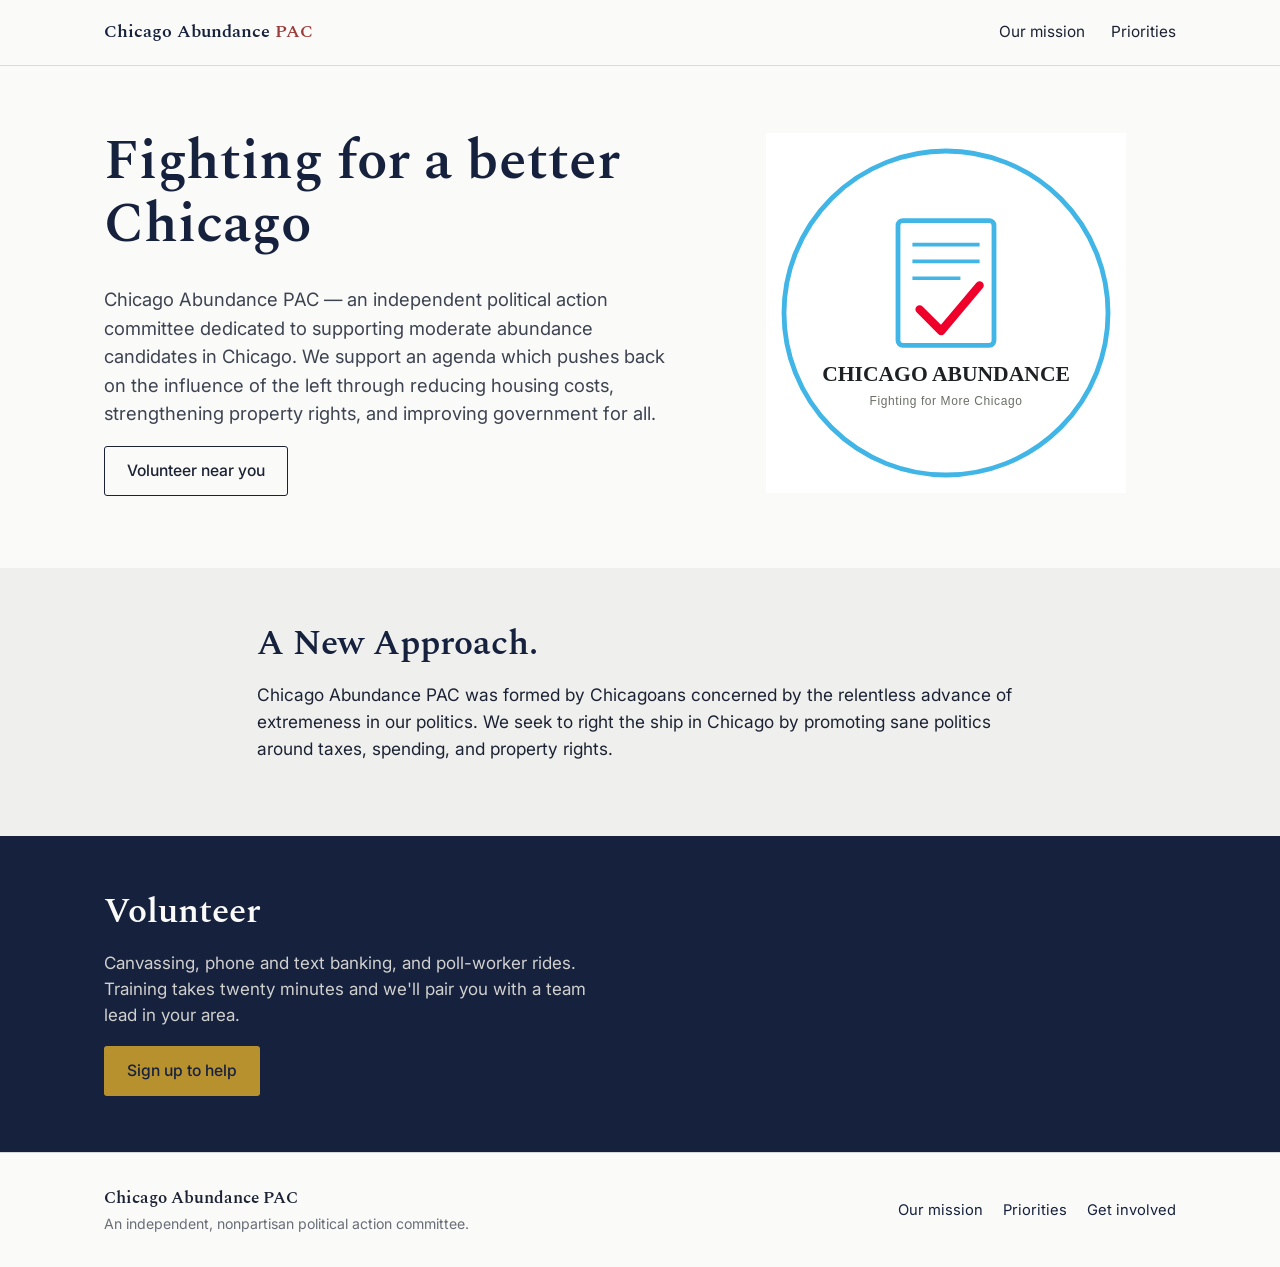
<file: index.html>
<!DOCTYPE html>
<html lang="en">
<head>
<meta charset="UTF-8">
<meta name="viewport" content="width=device-width, initial-scale=1.0">
<title>Chicago Abundance PAC</title>
<meta name="description" content="Chicago Abundance PAC — an independent political action committee dedicated to supporting moderate abundant candidates in Chicago. We support an agenda which pushes back on the influence of the left through reducing housing costs, strengthening property rights, and improving government for all.">
<link rel="preconnect" href="https://fonts.googleapis.com">
<link rel="preconnect" href="https://fonts.gstatic.com" crossorigin>
<link href="https://fonts.googleapis.com/css2?family=Spectral:wght@500;600;700&family=Inter:wght@400;500;600&display=swap" rel="stylesheet">
<link rel="stylesheet" href="styles.css">
</head>
<body>

<a class="skip-link" href="#main">Skip to content</a>

<header class="site-header">
  <div class="wrap header-inner">
    <a class="wordmark" href="#top">Chicago Abundance <span>PAC</span></a>
    <button class="nav-toggle" id="navToggle" aria-expanded="false" aria-controls="primaryNav">
      <span></span><span></span><span></span>
      <span class="visually-hidden">Menu</span>
    </button>
    <nav class="primary-nav" id="primaryNav">
      <a href="#mission">Our mission</a>
      <a href="issues.html">Priorities</a>
    </nav>
  </div>
</header>

<main id="main">

  <section class="hero" id="top">
    <div class="wrap hero-inner">
      <div class="hero-copy">
        <h1> Fighting for a better Chicago</h1>
        <p class="hero-lede">Chicago Abundance PAC — an independent political action committee dedicated to supporting moderate abundance candidates in Chicago. We support an agenda which pushes back on the influence of the left through reducing housing costs, strengthening property rights, and improving government for all.</p>
        <div class="hero-actions">
          <a class="btn btn-ghost" href="#involved">Volunteer near you</a>
        </div>
      </div>
      <div class="hero-art">
        <img src="logo.svg" alt="Chicago Abundance PAC logo">
      </div>
    </div>
  </section>

  <section class="about" id="mission">
    <div class="wrap about-inner">
      <h2>A New Approach.</h2>
      <p class="lede">Chicago Abundance PAC was formed by Chicagoans concerned by the relentless advance of extremeness in our politics. We seek to right the ship in Chicago by promoting sane politics around taxes, spending, and property rights. </p>
    </div>
  </section>

  <section class="involved" id="involved">
    <div class="wrap involved-grid">
      <div class="involved-card">
        <h2>Volunteer</h2>
        <p>Canvassing, phone and text banking, and poll-worker rides. Training takes twenty minutes and we'll pair you with a team lead in your area.</p>
        <a class="btn btn-primary" href="mailto:info@chicagoabundance.com">Sign up to help</a>
      </div>
    </div>
  </section>


</main>

<footer class="site-footer">
  <div class="wrap footer-inner">
    <div>
      <p class="footer-name">Chicago Abundance PAC</p>
      <p class="footer-tag">An independent, nonpartisan political action committee.</p>
    </div>
    <nav class="footer-nav">
      <a href="#mission">Our mission</a>
      <a href="issues.html">Priorities</a>
      <a href="#involved">Get involved</a>
    </nav>
  </div>
</footer>

<script src="script.js"></script>
</body>
</html>
</file>
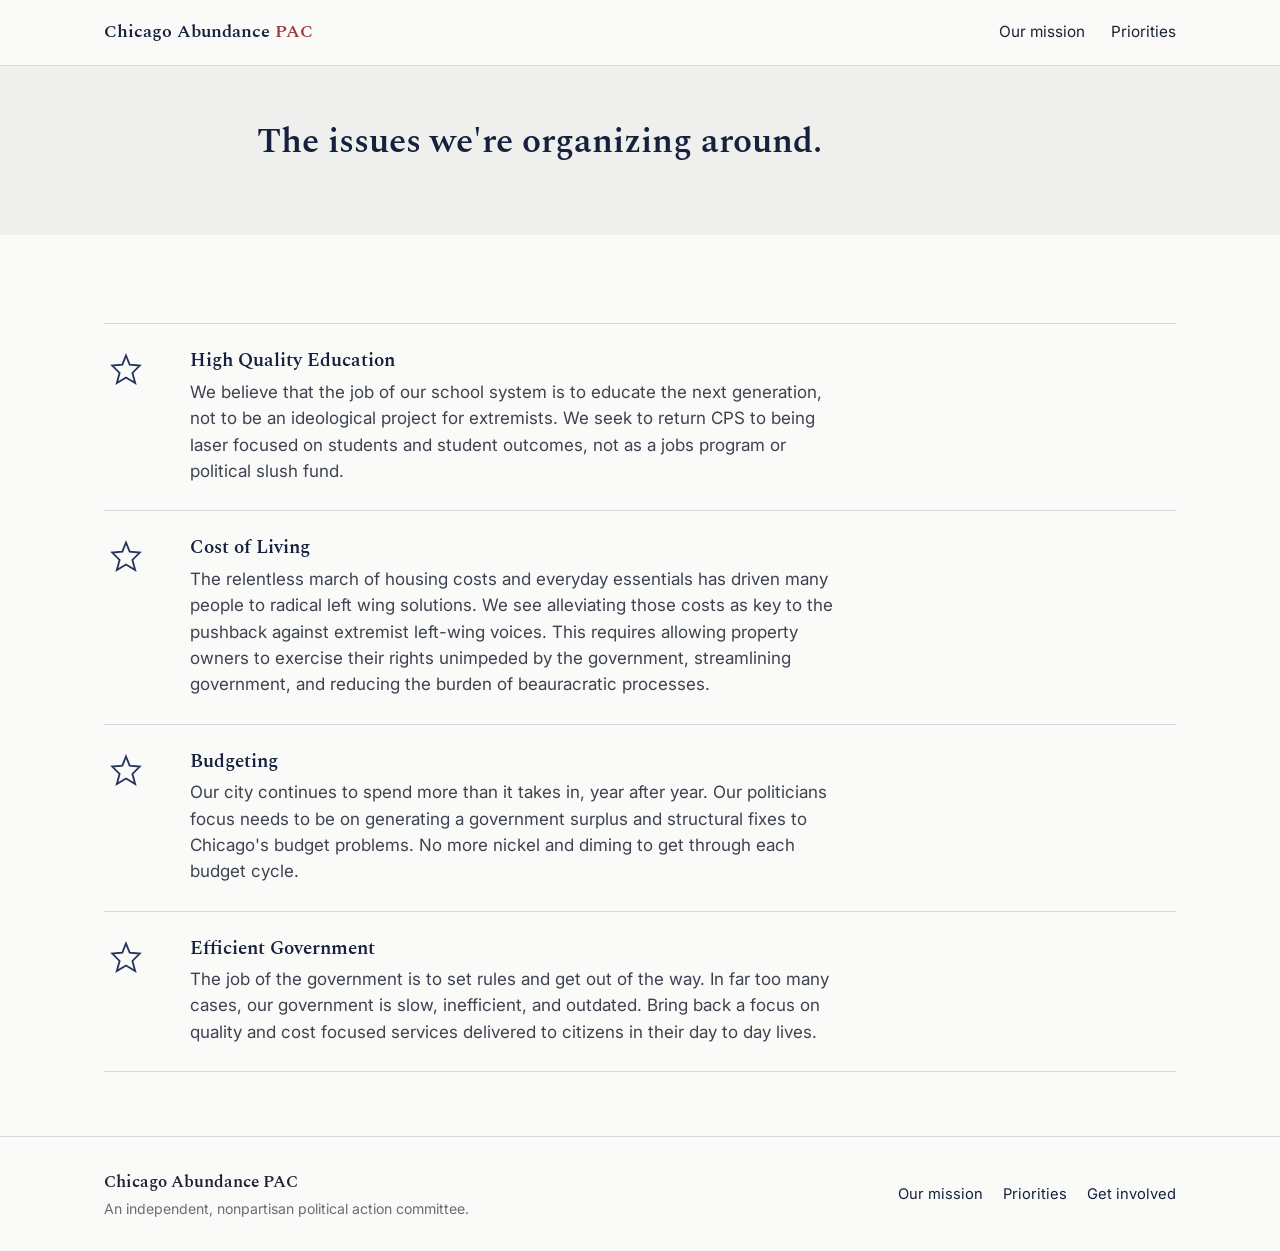
<file: issues.html>
<!DOCTYPE html>
<html lang="en">
<head>
<meta charset="UTF-8">
<meta name="viewport" content="width=device-width, initial-scale=1.0">
<title>Priorities — Chicago Abundance PAC</title>
<meta name="description" content="The issues Chicago Abundance PAC is organizing around.">
<link rel="preconnect" href="https://fonts.googleapis.com">
<link rel="preconnect" href="https://fonts.gstatic.com" crossorigin>
<link href="https://fonts.googleapis.com/css2?family=Spectral:wght@500;600;700&family=Inter:wght@400;500;600&display=swap" rel="stylesheet">
<link rel="stylesheet" href="styles.css">
</head>
<body>

<a class="skip-link" href="#main">Skip to content</a>

<header class="site-header">
  <div class="wrap header-inner">
    <a class="wordmark" href="index.html">Chicago Abundance <span>PAC</span></a>
    <button class="nav-toggle" id="navToggle" aria-expanded="false" aria-controls="primaryNav">
      <span></span><span></span><span></span>
      <span class="visually-hidden">Menu</span>
    </button>
    <nav class="primary-nav" id="primaryNav">
      <a href="index.html#mission">Our mission</a>
      <a href="issues.html">Priorities</a>
    </nav>
  </div>
</header>

<main id="main">

  <section class="about" id="top">
    <div class="wrap about-inner">
      <h2>The issues we're organizing around.</h2>
    </div>
  </section>

  <section class="programs">
    <div class="wrap">
      <ul class="program-list">
        <li class="program">
          <div class="program-mark" aria-hidden="true">
            <svg viewBox="0 0 48 48"><path d="M24 6l4 10 11 1-8 8 3 11-10-6-10 6 3-11-8-8 11-1z" fill="none" stroke="currentColor" stroke-width="2"/></svg>
          </div>
          <div class="program-copy">
            <h3>High Quality Education</h3>
            <p>We believe that the job of our school system is to educate the next generation, not to be an ideological project for extremists. We seek to return CPS to being laser focused on students and student outcomes, not as a jobs program or political slush fund.</p>
          </div>
        </li>
        <li class="program">
          <div class="program-mark" aria-hidden="true">
            <svg viewBox="0 0 48 48"><path d="M24 6l4 10 11 1-8 8 3 11-10-6-10 6 3-11-8-8 11-1z" fill="none" stroke="currentColor" stroke-width="2"/></svg>
          </div>
          <div class="program-copy">
            <h3>Cost of Living</h3>
            <p>The relentless march of housing costs and everyday essentials has driven many people to radical left wing solutions. We see alleviating those costs as key to the pushback against extremist left-wing voices. This requires allowing property owners to exercise their rights unimpeded by the government, streamlining government, and reducing the burden of beauracratic processes.</p>
          </div>
        </li>
        <li class="program">
          <div class="program-mark" aria-hidden="true">
            <svg viewBox="0 0 48 48"><path d="M24 6l4 10 11 1-8 8 3 11-10-6-10 6 3-11-8-8 11-1z" fill="none" stroke="currentColor" stroke-width="2"/></svg>
          </div>
          <div class="program-copy">
            <h3>Budgeting</h3>
            <p>Our city continues to spend more than it takes in, year after year. Our politicians focus needs to be on generating a government surplus and structural fixes to Chicago's budget problems. No more nickel and diming to get through each budget cycle.</p>
          </div>
        </li>
        <li class="program">
          <div class="program-mark" aria-hidden="true">
            <svg viewBox="0 0 48 48"><path d="M24 6l4 10 11 1-8 8 3 11-10-6-10 6 3-11-8-8 11-1z" fill="none" stroke="currentColor" stroke-width="2"/></svg>
          </div>
          <div class="program-copy">
            <h3>Efficient Government</h3>
            <p> The job of the government is to set rules and get out of the way. In far too many cases, our government is slow, inefficient, and outdated. Bring back a focus on quality and cost focused services delivered to citizens in their day to day lives.</p>
          </div>
        </li>
      </ul>
    </div>
  </section>

</main>

<footer class="site-footer">
  <div class="wrap footer-inner">
    <div>
      <p class="footer-name">Chicago Abundance PAC</p>
      <p class="footer-tag">An independent, nonpartisan political action committee.</p>
    </div>
    <nav class="footer-nav">
      <a href="index.html#mission">Our mission</a>
      <a href="issues.html">Priorities</a>
      <a href="index.html#involved">Get involved</a>
    </nav>
  </div>
</footer>

<script src="script.js"></script>
</body>
</html>
</file>
<file: styles.css>
/* ---------------------------------------------------
   Chicago Abundance PAC — stylesheet
   Palette, type, and layout tokens are all defined
   below in :root — change these to re-theme the site.
--------------------------------------------------- */

:root{
  --paper: #FAFAF8;
  --paper-shade: #EFEFED;
  --ink: #1B2233;
  --navy: #24345A;
  --navy-dark: #16213D;
  --crimson: #9C3B3B;
  --brass: #B8912F;

  --font-display: "Spectral", Georgia, serif;
  --font-body: "Inter", -apple-system, BlinkMacSystemFont, sans-serif;

  --wrap: 1120px;
}

*{ box-sizing: border-box; }
html{ scroll-behavior: smooth; }
@media (prefers-reduced-motion: reduce){
  html{ scroll-behavior: auto; }
  *{ animation-duration: 0.001ms !important; transition-duration: 0.001ms !important; }
}

body{
  margin: 0;
  background: var(--paper);
  color: var(--ink);
  font-family: var(--font-body);
  font-size: 17px;
  line-height: 1.55;
}

h1, h2, h3{
  font-family: var(--font-display);
  font-weight: 600;
  line-height: 1.14;
  margin: 0 0 0.5em;
  color: var(--navy-dark);
}

h1{ font-size: clamp(2.4rem, 5vw, 3.5rem); }
h2{ font-size: clamp(1.7rem, 3vw, 2.2rem); }
h3{ font-size: 1.2rem; margin-bottom: 0.35em; }

p{ margin: 0 0 1em; }
a{ color: var(--navy-dark); }

.wrap{
  max-width: var(--wrap);
  margin: 0 auto;
  padding: 0 24px;
}

.visually-hidden{
  position: absolute;
  width: 1px; height: 1px;
  overflow: hidden;
  clip: rect(0 0 0 0);
}

.skip-link{
  position: absolute;
  left: -999px;
  top: 0;
  background: var(--navy-dark);
  color: var(--paper);
  padding: 10px 16px;
  z-index: 100;
}
.skip-link:focus{ left: 12px; top: 12px; }

a:focus-visible,
button:focus-visible{
  outline: 3px solid var(--brass);
  outline-offset: 2px;
}

/* ---------- header ---------- */

.site-header{
  border-bottom: 1px solid rgba(27,34,51,0.14);
  background: var(--paper);
  position: sticky;
  top: 0;
  z-index: 20;
}

.header-inner{
  display: flex;
  align-items: center;
  justify-content: space-between;
  padding-top: 18px;
  padding-bottom: 18px;
}

.wordmark{
  font-family: var(--font-display);
  font-weight: 600;
  font-size: 1.15rem;
  text-decoration: none;
  color: var(--navy-dark);
}
.wordmark span{ color: var(--crimson); }

.primary-nav{
  display: flex;
  align-items: center;
  gap: 26px;
}

.primary-nav a{
  text-decoration: none;
  font-size: 0.96rem;
  color: var(--ink);
}
.primary-nav a:hover{ color: var(--navy-dark); }

.nav-cta{
  background: var(--navy);
  color: var(--paper) !important;
  padding: 8px 16px;
  border-radius: 3px;
}
.nav-cta:hover{ background: var(--navy-dark); }

.nav-toggle{
  display: none;
  flex-direction: column;
  gap: 5px;
  background: none;
  border: none;
  padding: 8px;
  cursor: pointer;
}
.nav-toggle span{
  width: 22px;
  height: 2px;
  background: var(--ink);
  display: block;
}

/* ---------- hero ---------- */

.hero{ padding: 64px 0 72px; }

.hero-inner{
  display: grid;
  grid-template-columns: 1.1fr 0.9fr;
  gap: 48px;
  align-items: center;
}

.kicker{
  font-size: 0.92rem;
  color: var(--crimson);
  margin-bottom: 0.9em;
}

.hero-lede{
  font-size: 1.15rem;
  max-width: 48ch;
  color: rgba(27,34,51,0.85);
}

.hero-actions{
  display: flex;
  gap: 14px;
  flex-wrap: wrap;
  margin-top: 8px;
}

.btn{
  display: inline-block;
  text-decoration: none;
  font-family: var(--font-body);
  font-weight: 500;
  font-size: 0.98rem;
  padding: 12px 22px;
  border-radius: 3px;
  border: 1.5px solid transparent;
  transition: background-color 0.15s ease, color 0.15s ease, border-color 0.15s ease;
}

.btn-primary{
  background: var(--navy);
  color: var(--paper);
}
.btn-primary:hover{ background: var(--navy-dark); }

.btn-ghost{
  border-color: var(--ink);
  color: var(--ink);
}
.btn-ghost:hover{ background: var(--ink); color: var(--paper); }

.hero-art img{ width: 100%; height: auto; max-width: 360px; display: block; margin: 0 auto; }

/* ---------- about ---------- */

.about{ padding: 56px 0; background: var(--paper-shade); }

.about-inner{ max-width: 74ch; }

.about .lede{ font-size: 1.08rem; }

blockquote{
  margin: 28px 0 0;
  padding-left: 22px;
  border-left: 3px solid var(--brass);
  font-family: var(--font-display);
  font-size: 1.3rem;
  font-style: italic;
  color: var(--navy-dark);
}
blockquote cite{
  display: block;
  margin-top: 10px;
  font-family: var(--font-body);
  font-style: normal;
  font-size: 0.92rem;
  color: rgba(27,34,51,0.7);
}

/* ---------- stats ---------- */

.stats{ padding: 48px 0; }

.stats-grid{
  display: grid;
  grid-template-columns: repeat(4, 1fr);
  gap: 24px;
}

.stat{ display: flex; flex-direction: column; gap: 4px; }

.stat-num{
  font-family: var(--font-display);
  font-size: 2.3rem;
  color: var(--crimson);
  font-weight: 600;
}

.stat-label{
  font-size: 0.92rem;
  color: rgba(27,34,51,0.75);
  max-width: 20ch;
}

/* ---------- priorities ---------- */

.programs{ padding: 56px 0 64px; }

.program-list{
  list-style: none;
  margin: 32px 0 0;
  padding: 0;
  display: grid;
  gap: 0;
}

.program{
  display: grid;
  grid-template-columns: 64px 1fr;
  gap: 22px;
  padding: 26px 0;
  border-top: 1px solid rgba(27,34,51,0.16);
}
.program:last-child{ border-bottom: 1px solid rgba(27,34,51,0.16); }

.program-mark{ color: var(--navy); }
.program-mark svg{ width: 44px; height: 44px; }

.program-copy p{ margin-bottom: 0; max-width: 60ch; color: rgba(27,34,51,0.85); }

/* ---------- get involved ---------- */

.involved{ padding: 56px 0; background: var(--navy-dark); color: var(--paper); }

.involved h2{ color: var(--paper); }

.involved-grid{
  display: grid;
  grid-template-columns: 1fr 1fr;
  gap: 40px;
}

.involved-card p{ color: rgba(241,239,232,0.85); max-width: 44ch; }

.involved .btn-primary{ background: var(--brass); color: var(--navy-dark); }
.involved .btn-primary:hover{ background: #cba43c; }

/* ---------- footer ---------- */

.site-footer{
  border-top: 1px solid rgba(27,34,51,0.16);
  padding: 32px 0;
}

.footer-inner{
  display: flex;
  justify-content: space-between;
  align-items: center;
  flex-wrap: wrap;
  gap: 16px;
}

.footer-name{ font-family: var(--font-display); font-weight: 600; margin: 0; }
.footer-tag{ margin: 2px 0 0; font-size: 0.88rem; color: rgba(27,34,51,0.65); }

.footer-nav{ display: flex; gap: 20px; }
.footer-nav a{ text-decoration: none; font-size: 0.92rem; }

/* ---------- responsive ---------- */

@media (max-width: 860px){
  .hero-inner{ grid-template-columns: 1fr; }
  .hero-art{ order: -1; max-width: 240px; margin: 0 auto; }
  .involved-grid{ grid-template-columns: 1fr; }
  .stats-grid{ grid-template-columns: repeat(2, 1fr); }
}

@media (max-width: 680px){
  .nav-toggle{ display: flex; }
  .primary-nav{
    display: none;
    position: absolute;
    top: 100%;
    left: 0;
    right: 0;
    background: var(--paper);
    flex-direction: column;
    align-items: flex-start;
    gap: 0;
    border-bottom: 1px solid rgba(27,34,51,0.14);
  }
  .primary-nav.open{ display: flex; }
  .primary-nav a{
    width: 100%;
    padding: 14px 24px;
    border-top: 1px solid rgba(27,34,51,0.1);
  }
  .nav-cta{ margin: 12px 24px; }
  .program{ grid-template-columns: 1fr; }
}
</file>
